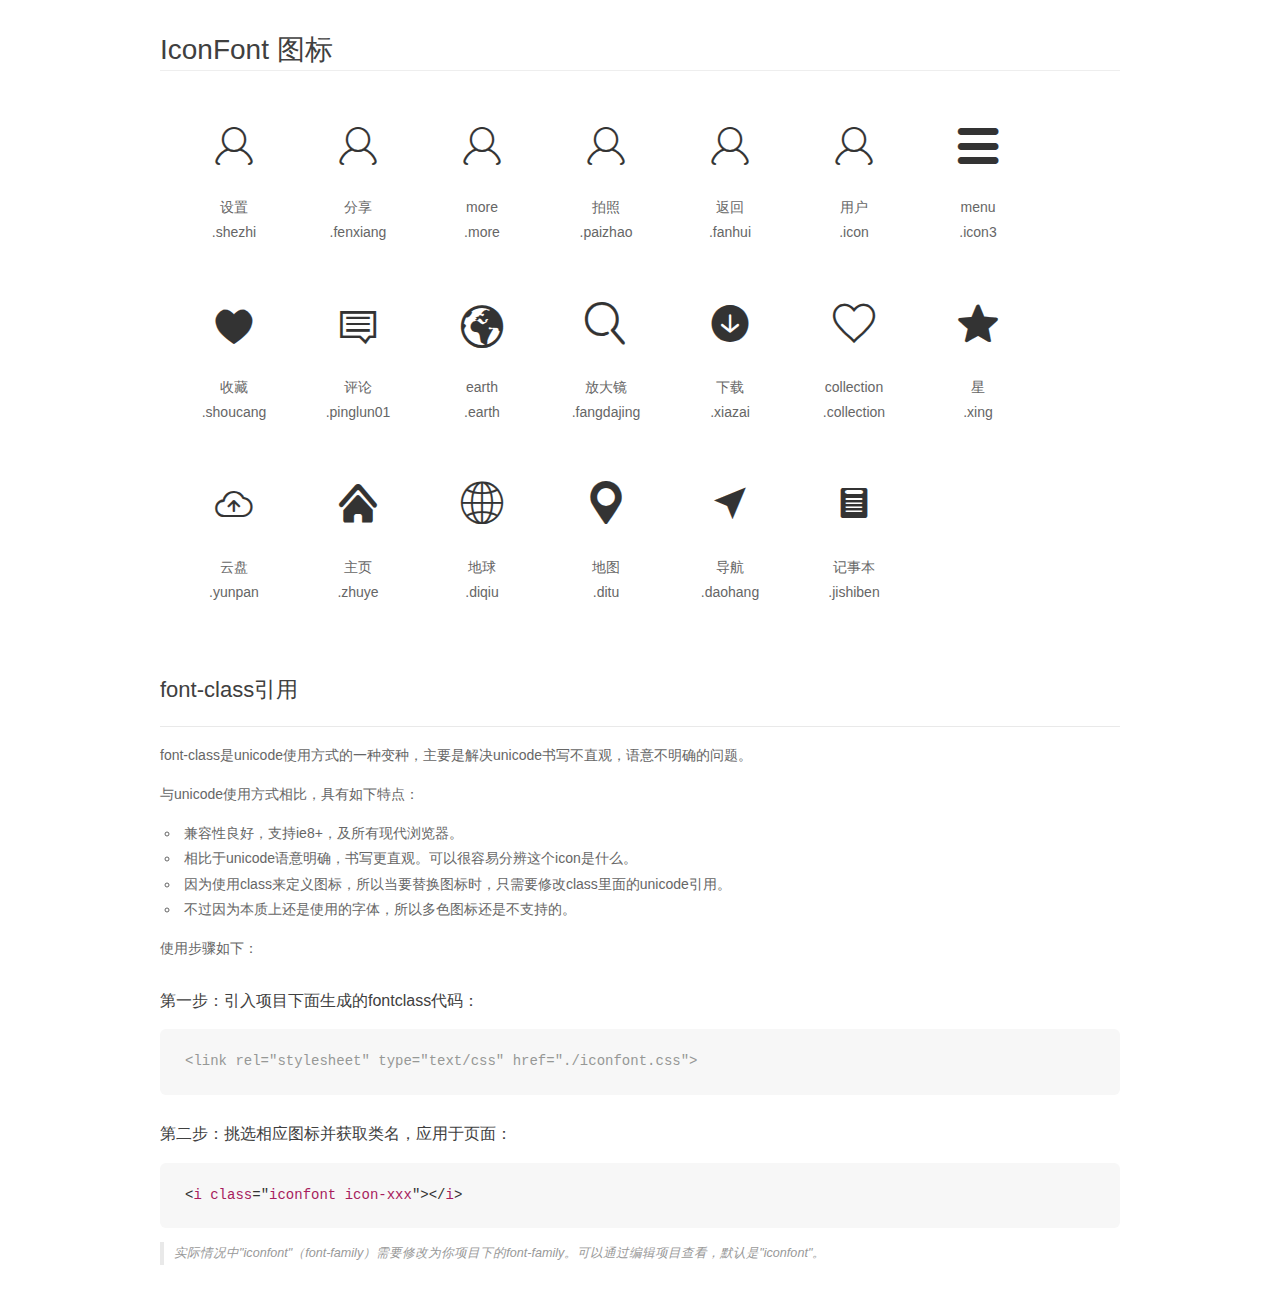
<file: images/iconfont/demo_fontclass.html>
<!DOCTYPE html>
<html>
<head>
    <meta charset="utf-8"/>
    <title>IconFont</title>
    <link rel="stylesheet" href="demo.css">
    <link rel="stylesheet" href="iconfont.css">
</head>
<body>
    <div class="main markdown">
        <h1>IconFont 图标</h1>
        <ul class="icon_lists clear">
            
                <li>
                <i class="icon iconfont shezhi"></i>
                    <div class="name">设置</div>
                    <div class="fontclass">.shezhi</div>
                </li>
            
                <li>
                <i class="icon iconfont fenxiang"></i>
                    <div class="name">分享</div>
                    <div class="fontclass">.fenxiang</div>
                </li>
            
                <li>
                <i class="icon iconfont more"></i>
                    <div class="name">more</div>
                    <div class="fontclass">.more</div>
                </li>
            
                <li>
                <i class="icon iconfont paizhao"></i>
                    <div class="name">拍照</div>
                    <div class="fontclass">.paizhao</div>
                </li>
            
                <li>
                <i class="icon iconfont fanhui"></i>
                    <div class="name">返回</div>
                    <div class="fontclass">.fanhui</div>
                </li>
            
                <li>
                <i class="icon iconfont icon"></i>
                    <div class="name">用户</div>
                    <div class="fontclass">.icon</div>
                </li>
            
                <li>
                <i class="icon iconfont icon3"></i>
                    <div class="name">menu</div>
                    <div class="fontclass">.icon3</div>
                </li>
            
                <li>
                <i class="icon iconfont shoucang"></i>
                    <div class="name">收藏</div>
                    <div class="fontclass">.shoucang</div>
                </li>
            
                <li>
                <i class="icon iconfont pinglun01"></i>
                    <div class="name">评论</div>
                    <div class="fontclass">.pinglun01</div>
                </li>
            
                <li>
                <i class="icon iconfont earth"></i>
                    <div class="name">earth</div>
                    <div class="fontclass">.earth</div>
                </li>
            
                <li>
                <i class="icon iconfont fangdajing"></i>
                    <div class="name">放大镜</div>
                    <div class="fontclass">.fangdajing</div>
                </li>
            
                <li>
                <i class="icon iconfont xiazai"></i>
                    <div class="name">下载</div>
                    <div class="fontclass">.xiazai</div>
                </li>
            
                <li>
                <i class="icon iconfont collection"></i>
                    <div class="name">collection</div>
                    <div class="fontclass">.collection</div>
                </li>
            
                <li>
                <i class="icon iconfont xing"></i>
                    <div class="name">星</div>
                    <div class="fontclass">.xing</div>
                </li>
            
                <li>
                <i class="icon iconfont yunpan"></i>
                    <div class="name">云盘</div>
                    <div class="fontclass">.yunpan</div>
                </li>
            
                <li>
                <i class="icon iconfont zhuye"></i>
                    <div class="name">主页</div>
                    <div class="fontclass">.zhuye</div>
                </li>
            
                <li>
                <i class="icon iconfont diqiu"></i>
                    <div class="name">地球</div>
                    <div class="fontclass">.diqiu</div>
                </li>
            
                <li>
                <i class="icon iconfont ditu"></i>
                    <div class="name">地图</div>
                    <div class="fontclass">.ditu</div>
                </li>
            
                <li>
                <i class="icon iconfont daohang"></i>
                    <div class="name">导航</div>
                    <div class="fontclass">.daohang</div>
                </li>
            
                <li>
                <i class="icon iconfont jishiben"></i>
                    <div class="name">记事本</div>
                    <div class="fontclass">.jishiben</div>
                </li>
            
        </ul>

        <h2 id="font-class-">font-class引用</h2>
        <hr>

        <p>font-class是unicode使用方式的一种变种，主要是解决unicode书写不直观，语意不明确的问题。</p>
        <p>与unicode使用方式相比，具有如下特点：</p>
        <ul>
        <li>兼容性良好，支持ie8+，及所有现代浏览器。</li>
        <li>相比于unicode语意明确，书写更直观。可以很容易分辨这个icon是什么。</li>
        <li>因为使用class来定义图标，所以当要替换图标时，只需要修改class里面的unicode引用。</li>
        <li>不过因为本质上还是使用的字体，所以多色图标还是不支持的。</li>
        </ul>
        <p>使用步骤如下：</p>
        <h3 id="-fontclass-">第一步：引入项目下面生成的fontclass代码：</h3>


        <pre><code class="lang-js hljs javascript"><span class="hljs-comment">&lt;link rel="stylesheet" type="text/css" href="./iconfont.css"&gt;</span></code></pre>
        <h3 id="-">第二步：挑选相应图标并获取类名，应用于页面：</h3>
        <pre><code class="lang-css hljs">&lt;<span class="hljs-selector-tag">i</span> <span class="hljs-selector-tag">class</span>="<span class="hljs-selector-tag">iconfont</span> <span class="hljs-selector-tag">icon-xxx</span>"&gt;&lt;/<span class="hljs-selector-tag">i</span>&gt;</code></pre>
        <blockquote>
        <p>实际情况中"iconfont"（font-family）需要修改为你项目下的font-family。可以通过编辑项目查看，默认是"iconfont"。</p>
        </blockquote>
    </div>
</body>
</html>
</file>
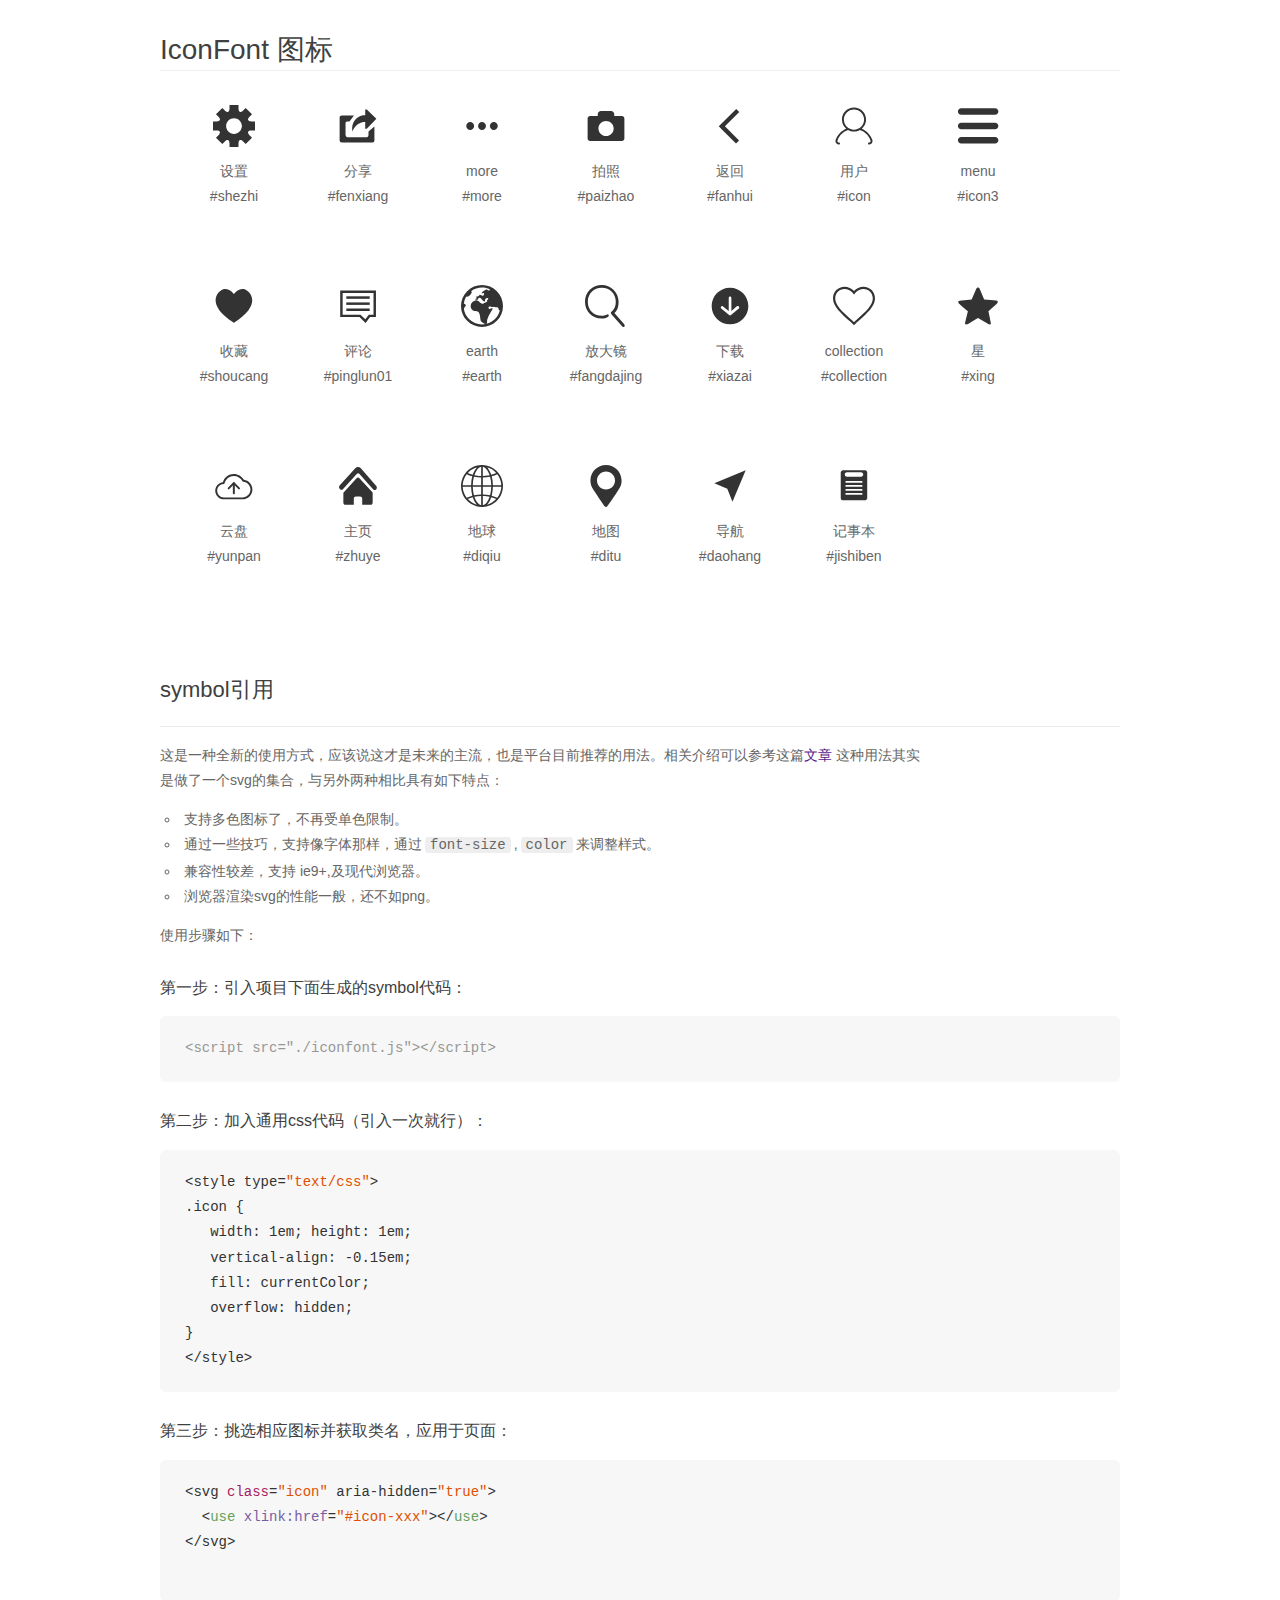
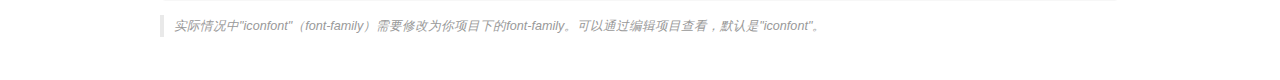
<file: images/iconfont/demo_symbol.html>
<!DOCTYPE html>
<html>
<head>
    <meta charset="utf-8"/>
    <title>IconFont</title>
    <link rel="stylesheet" href="demo.css">
    <script src="iconfont.js"></script>

    <style type="text/css">
        .icon {
          /* 通过设置 font-size 来改变图标大小 */
          width: 1em; height: 1em;
          /* 图标和文字相邻时，垂直对齐 */
          vertical-align: -0.15em;
          /* 通过设置 color 来改变 SVG 的颜色/fill */
          fill: currentColor;
          /* path 和 stroke 溢出 viewBox 部分在 IE 下会显示
             normalize.css 中也包含这行 */
          overflow: hidden;
        }

    </style>
</head>
<body>
    <div class="main markdown">
        <h1>IconFont 图标</h1>
        <ul class="icon_lists clear">
            
                <li>
                    <svg class="icon" aria-hidden="true">
                        <use xlink:href="#shezhi"></use>
                    </svg>
                    <div class="name">设置</div>
                    <div class="fontclass">#shezhi</div>
                </li>
            
                <li>
                    <svg class="icon" aria-hidden="true">
                        <use xlink:href="#fenxiang"></use>
                    </svg>
                    <div class="name">分享</div>
                    <div class="fontclass">#fenxiang</div>
                </li>
            
                <li>
                    <svg class="icon" aria-hidden="true">
                        <use xlink:href="#more"></use>
                    </svg>
                    <div class="name">more</div>
                    <div class="fontclass">#more</div>
                </li>
            
                <li>
                    <svg class="icon" aria-hidden="true">
                        <use xlink:href="#paizhao"></use>
                    </svg>
                    <div class="name">拍照</div>
                    <div class="fontclass">#paizhao</div>
                </li>
            
                <li>
                    <svg class="icon" aria-hidden="true">
                        <use xlink:href="#fanhui"></use>
                    </svg>
                    <div class="name">返回</div>
                    <div class="fontclass">#fanhui</div>
                </li>
            
                <li>
                    <svg class="icon" aria-hidden="true">
                        <use xlink:href="#icon"></use>
                    </svg>
                    <div class="name">用户</div>
                    <div class="fontclass">#icon</div>
                </li>
            
                <li>
                    <svg class="icon" aria-hidden="true">
                        <use xlink:href="#icon3"></use>
                    </svg>
                    <div class="name">menu</div>
                    <div class="fontclass">#icon3</div>
                </li>
            
                <li>
                    <svg class="icon" aria-hidden="true">
                        <use xlink:href="#shoucang"></use>
                    </svg>
                    <div class="name">收藏</div>
                    <div class="fontclass">#shoucang</div>
                </li>
            
                <li>
                    <svg class="icon" aria-hidden="true">
                        <use xlink:href="#pinglun01"></use>
                    </svg>
                    <div class="name">评论</div>
                    <div class="fontclass">#pinglun01</div>
                </li>
            
                <li>
                    <svg class="icon" aria-hidden="true">
                        <use xlink:href="#earth"></use>
                    </svg>
                    <div class="name">earth</div>
                    <div class="fontclass">#earth</div>
                </li>
            
                <li>
                    <svg class="icon" aria-hidden="true">
                        <use xlink:href="#fangdajing"></use>
                    </svg>
                    <div class="name">放大镜</div>
                    <div class="fontclass">#fangdajing</div>
                </li>
            
                <li>
                    <svg class="icon" aria-hidden="true">
                        <use xlink:href="#xiazai"></use>
                    </svg>
                    <div class="name">下载</div>
                    <div class="fontclass">#xiazai</div>
                </li>
            
                <li>
                    <svg class="icon" aria-hidden="true">
                        <use xlink:href="#collection"></use>
                    </svg>
                    <div class="name">collection</div>
                    <div class="fontclass">#collection</div>
                </li>
            
                <li>
                    <svg class="icon" aria-hidden="true">
                        <use xlink:href="#xing"></use>
                    </svg>
                    <div class="name">星</div>
                    <div class="fontclass">#xing</div>
                </li>
            
                <li>
                    <svg class="icon" aria-hidden="true">
                        <use xlink:href="#yunpan"></use>
                    </svg>
                    <div class="name">云盘</div>
                    <div class="fontclass">#yunpan</div>
                </li>
            
                <li>
                    <svg class="icon" aria-hidden="true">
                        <use xlink:href="#zhuye"></use>
                    </svg>
                    <div class="name">主页</div>
                    <div class="fontclass">#zhuye</div>
                </li>
            
                <li>
                    <svg class="icon" aria-hidden="true">
                        <use xlink:href="#diqiu"></use>
                    </svg>
                    <div class="name">地球</div>
                    <div class="fontclass">#diqiu</div>
                </li>
            
                <li>
                    <svg class="icon" aria-hidden="true">
                        <use xlink:href="#ditu"></use>
                    </svg>
                    <div class="name">地图</div>
                    <div class="fontclass">#ditu</div>
                </li>
            
                <li>
                    <svg class="icon" aria-hidden="true">
                        <use xlink:href="#daohang"></use>
                    </svg>
                    <div class="name">导航</div>
                    <div class="fontclass">#daohang</div>
                </li>
            
                <li>
                    <svg class="icon" aria-hidden="true">
                        <use xlink:href="#jishiben"></use>
                    </svg>
                    <div class="name">记事本</div>
                    <div class="fontclass">#jishiben</div>
                </li>
            
        </ul>


        <h2 id="symbol-">symbol引用</h2>
        <hr>

        <p>这是一种全新的使用方式，应该说这才是未来的主流，也是平台目前推荐的用法。相关介绍可以参考这篇<a href="">文章</a>
        这种用法其实是做了一个svg的集合，与另外两种相比具有如下特点：</p>
        <ul>
          <li>支持多色图标了，不再受单色限制。</li>
          <li>通过一些技巧，支持像字体那样，通过<code>font-size</code>,<code>color</code>来调整样式。</li>
          <li>兼容性较差，支持 ie9+,及现代浏览器。</li>
          <li>浏览器渲染svg的性能一般，还不如png。</li>
        </ul>
        <p>使用步骤如下：</p>
        <h3 id="-symbol-">第一步：引入项目下面生成的symbol代码：</h3>
        <pre><code class="lang-js hljs javascript"><span class="hljs-comment">&lt;script src="./iconfont.js"&gt;&lt;/script&gt;</span></code></pre>
        <h3 id="-css-">第二步：加入通用css代码（引入一次就行）：</h3>
        <pre><code class="lang-js hljs javascript">&lt;style type=<span class="hljs-string">"text/css"</span>&gt;
.icon {
   width: <span class="hljs-number">1</span>em; height: <span class="hljs-number">1</span>em;
   vertical-align: <span class="hljs-number">-0.15</span>em;
   fill: currentColor;
   overflow: hidden;
}
&lt;<span class="hljs-regexp">/style&gt;</span></code></pre>
        <h3 id="-">第三步：挑选相应图标并获取类名，应用于页面：</h3>
        <pre><code class="lang-js hljs javascript">&lt;svg <span class="hljs-class"><span class="hljs-keyword">class</span></span>=<span class="hljs-string">"icon"</span> aria-hidden=<span class="hljs-string">"true"</span>&gt;<span class="xml"><span class="hljs-tag">
  &lt;<span class="hljs-name">use</span> <span class="hljs-attr">xlink:href</span>=<span class="hljs-string">"#icon-xxx"</span>&gt;</span><span class="hljs-tag">&lt;/<span class="hljs-name">use</span>&gt;</span>
</span>&lt;<span class="hljs-regexp">/svg&gt;
        </span></code></pre>
        <blockquote>
        <p>实际情况中"iconfont"（font-family）需要修改为你项目下的font-family。可以通过编辑项目查看，默认是"iconfont"。</p>
        </blockquote>
    </div>
</body>
</html>
</file>
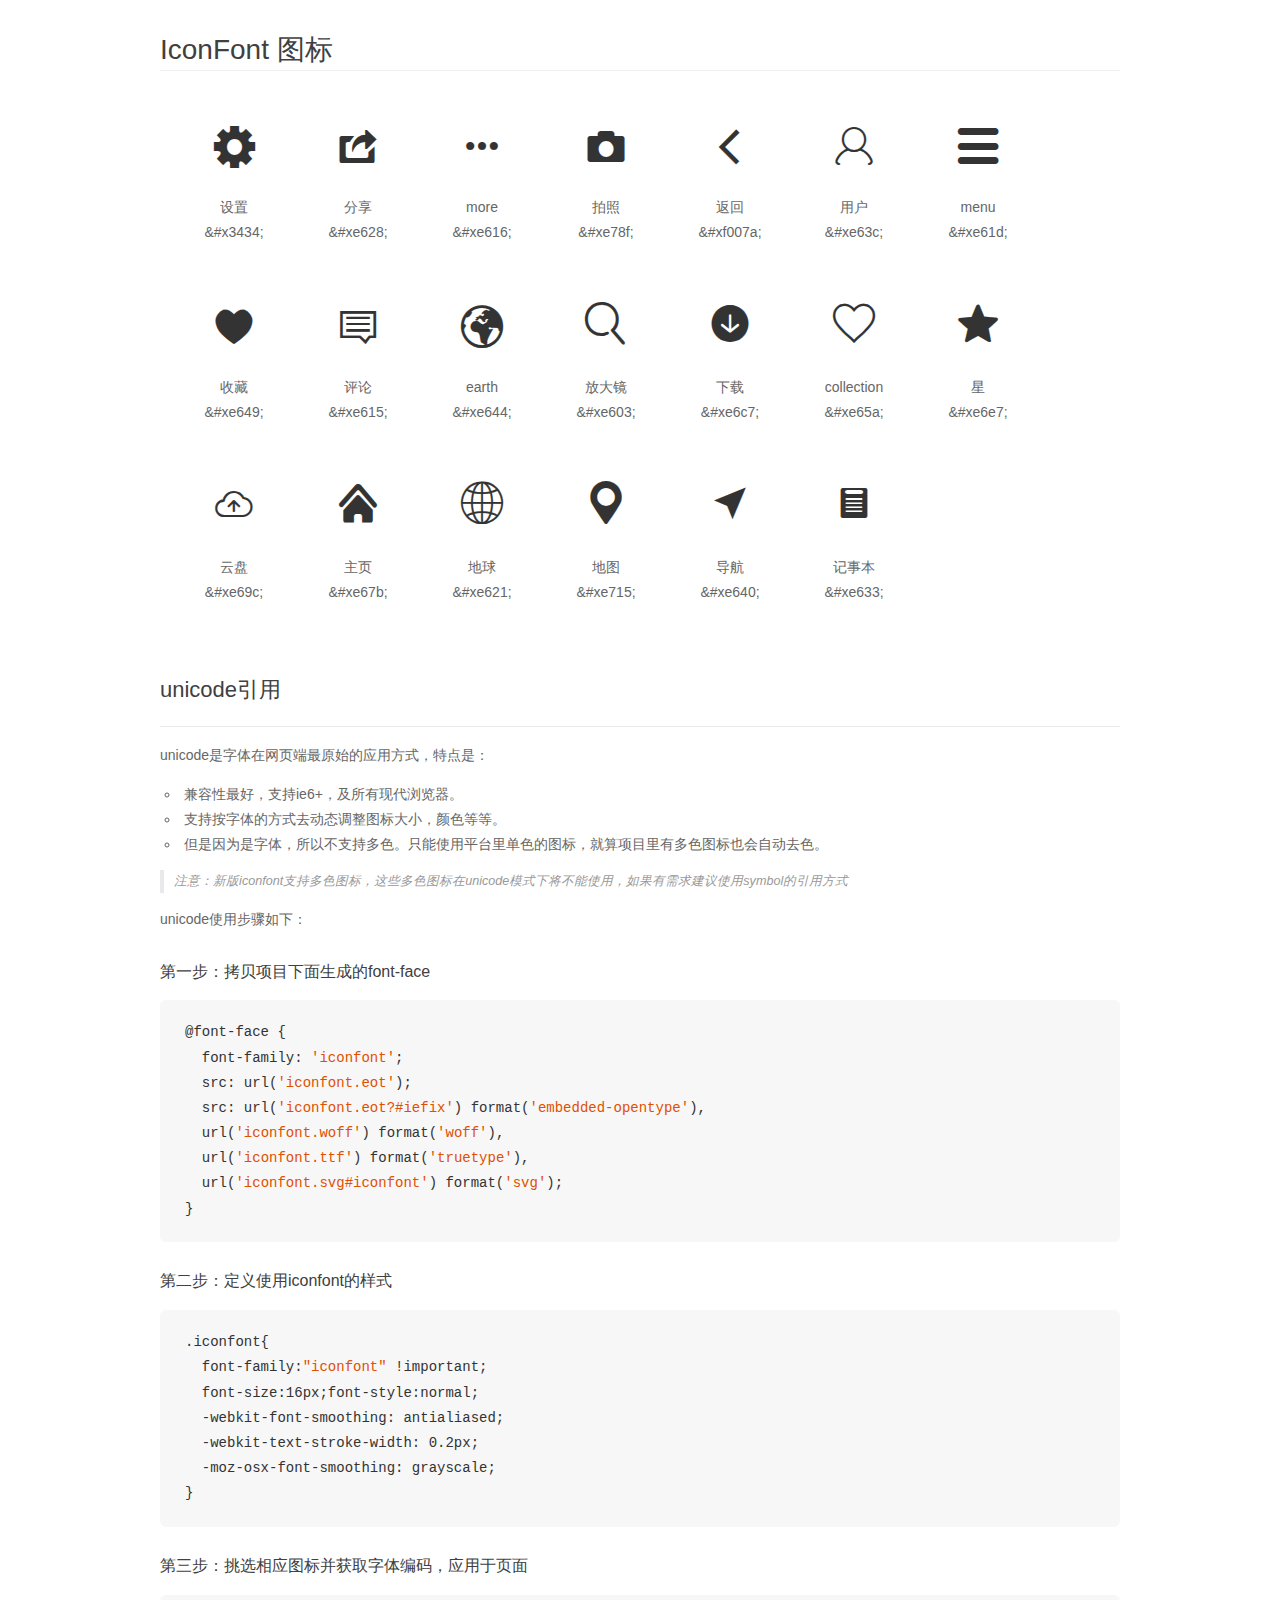
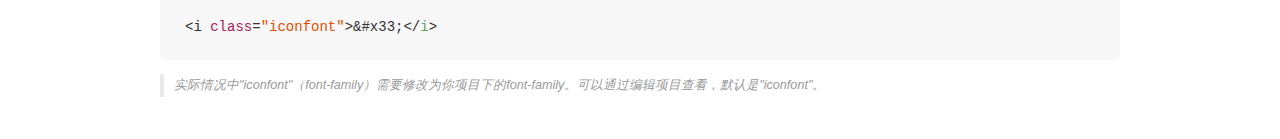
<file: images/iconfont/demo_unicode.html>
<!DOCTYPE html>
<html>
<head>
    <meta charset="utf-8"/>
    <title>IconFont</title>
    <link rel="stylesheet" href="demo.css">

    <style type="text/css">

        @font-face {font-family: "iconfont";
          src: url('iconfont.eot'); /* IE9*/
          src: url('iconfont.eot#iefix') format('embedded-opentype'), /* IE6-IE8 */
          url('iconfont.woff') format('woff'), /* chrome, firefox */
          url('iconfont.ttf') format('truetype'), /* chrome, firefox, opera, Safari, Android, iOS 4.2+*/
          url('iconfont.svg#iconfont') format('svg'); /* iOS 4.1- */
        }

        .iconfont {
          font-family:"iconfont" !important;
          font-size:16px;
          font-style:normal;
          -webkit-font-smoothing: antialiased;
          -webkit-text-stroke-width: 0.2px;
          -moz-osx-font-smoothing: grayscale;
        }

    </style>
</head>
<body>
    <div class="main markdown">
        <h1>IconFont 图标</h1>
        <ul class="icon_lists clear">
            
                <li>
                <i class="icon iconfont">&#x3434;</i>
                    <div class="name">设置</div>
                    <div class="code">&amp;#x3434;</div>
                </li>
            
                <li>
                <i class="icon iconfont">&#xe628;</i>
                    <div class="name">分享</div>
                    <div class="code">&amp;#xe628;</div>
                </li>
            
                <li>
                <i class="icon iconfont">&#xe616;</i>
                    <div class="name">more</div>
                    <div class="code">&amp;#xe616;</div>
                </li>
            
                <li>
                <i class="icon iconfont">&#xe78f;</i>
                    <div class="name">拍照</div>
                    <div class="code">&amp;#xe78f;</div>
                </li>
            
                <li>
                <i class="icon iconfont">&#xf007a;</i>
                    <div class="name">返回</div>
                    <div class="code">&amp;#xf007a;</div>
                </li>
            
                <li>
                <i class="icon iconfont">&#xe63c;</i>
                    <div class="name">用户</div>
                    <div class="code">&amp;#xe63c;</div>
                </li>
            
                <li>
                <i class="icon iconfont">&#xe61d;</i>
                    <div class="name">menu</div>
                    <div class="code">&amp;#xe61d;</div>
                </li>
            
                <li>
                <i class="icon iconfont">&#xe649;</i>
                    <div class="name">收藏</div>
                    <div class="code">&amp;#xe649;</div>
                </li>
            
                <li>
                <i class="icon iconfont">&#xe615;</i>
                    <div class="name">评论</div>
                    <div class="code">&amp;#xe615;</div>
                </li>
            
                <li>
                <i class="icon iconfont">&#xe644;</i>
                    <div class="name">earth</div>
                    <div class="code">&amp;#xe644;</div>
                </li>
            
                <li>
                <i class="icon iconfont">&#xe603;</i>
                    <div class="name">放大镜</div>
                    <div class="code">&amp;#xe603;</div>
                </li>
            
                <li>
                <i class="icon iconfont">&#xe6c7;</i>
                    <div class="name">下载</div>
                    <div class="code">&amp;#xe6c7;</div>
                </li>
            
                <li>
                <i class="icon iconfont">&#xe65a;</i>
                    <div class="name">collection</div>
                    <div class="code">&amp;#xe65a;</div>
                </li>
            
                <li>
                <i class="icon iconfont">&#xe6e7;</i>
                    <div class="name">星</div>
                    <div class="code">&amp;#xe6e7;</div>
                </li>
            
                <li>
                <i class="icon iconfont">&#xe69c;</i>
                    <div class="name">云盘</div>
                    <div class="code">&amp;#xe69c;</div>
                </li>
            
                <li>
                <i class="icon iconfont">&#xe67b;</i>
                    <div class="name">主页</div>
                    <div class="code">&amp;#xe67b;</div>
                </li>
            
                <li>
                <i class="icon iconfont">&#xe621;</i>
                    <div class="name">地球</div>
                    <div class="code">&amp;#xe621;</div>
                </li>
            
                <li>
                <i class="icon iconfont">&#xe715;</i>
                    <div class="name">地图</div>
                    <div class="code">&amp;#xe715;</div>
                </li>
            
                <li>
                <i class="icon iconfont">&#xe640;</i>
                    <div class="name">导航</div>
                    <div class="code">&amp;#xe640;</div>
                </li>
            
                <li>
                <i class="icon iconfont">&#xe633;</i>
                    <div class="name">记事本</div>
                    <div class="code">&amp;#xe633;</div>
                </li>
            
        </ul>
        <h2 id="unicode-">unicode引用</h2>
        <hr>

        <p>unicode是字体在网页端最原始的应用方式，特点是：</p>
        <ul>
        <li>兼容性最好，支持ie6+，及所有现代浏览器。</li>
        <li>支持按字体的方式去动态调整图标大小，颜色等等。</li>
        <li>但是因为是字体，所以不支持多色。只能使用平台里单色的图标，就算项目里有多色图标也会自动去色。</li>
        </ul>
        <blockquote>
        <p>注意：新版iconfont支持多色图标，这些多色图标在unicode模式下将不能使用，如果有需求建议使用symbol的引用方式</p>
        </blockquote>
        <p>unicode使用步骤如下：</p>
        <h3 id="-font-face">第一步：拷贝项目下面生成的font-face</h3>
        <pre><code class="lang-js hljs javascript">@font-face {
  font-family: <span class="hljs-string">'iconfont'</span>;
  src: url(<span class="hljs-string">'iconfont.eot'</span>);
  src: url(<span class="hljs-string">'iconfont.eot?#iefix'</span>) format(<span class="hljs-string">'embedded-opentype'</span>),
  url(<span class="hljs-string">'iconfont.woff'</span>) format(<span class="hljs-string">'woff'</span>),
  url(<span class="hljs-string">'iconfont.ttf'</span>) format(<span class="hljs-string">'truetype'</span>),
  url(<span class="hljs-string">'iconfont.svg#iconfont'</span>) format(<span class="hljs-string">'svg'</span>);
}
</code></pre>
        <h3 id="-iconfont-">第二步：定义使用iconfont的样式</h3>
        <pre><code class="lang-js hljs javascript">.iconfont{
  font-family:<span class="hljs-string">"iconfont"</span> !important;
  font-size:<span class="hljs-number">16</span>px;font-style:normal;
  -webkit-font-smoothing: antialiased;
  -webkit-text-stroke-width: <span class="hljs-number">0.2</span>px;
  -moz-osx-font-smoothing: grayscale;
}
</code></pre>
        <h3 id="-">第三步：挑选相应图标并获取字体编码，应用于页面</h3>
        <pre><code class="lang-js hljs javascript">&lt;i <span class="hljs-class"><span class="hljs-keyword">class</span></span>=<span class="hljs-string">"iconfont"</span>&gt;&amp;#x33;<span class="xml"><span class="hljs-tag">&lt;/<span class="hljs-name">i</span>&gt;</span></span></code></pre>

        <blockquote>
        <p>实际情况中"iconfont"（font-family）需要修改为你项目下的font-family。可以通过编辑项目查看，默认是"iconfont"。</p>
        </blockquote>
    </div>


</body>
</html>
</file>
<file: images/iconfont/iconfont.css>
@font-face {font-family: "iconfont";
  src: url('iconfont.eot?t=1478328240237'); /* IE9*/
  src: url('iconfont.eot?t=1478328240237#iefix') format('embedded-opentype'), /* IE6-IE8 */
  url('iconfont.woff?t=1478328240237') format('woff'), /* chrome, firefox */
  url('iconfont.ttf?t=1478328240237') format('truetype'), /* chrome, firefox, opera, Safari, Android, iOS 4.2+*/
  url('iconfont.svg?t=1478328240237#iconfont') format('svg'); /* iOS 4.1- */
}

.iconfont {
  font-family:"iconfont" !important;
  font-size:16px;
  font-style:normal;
  -webkit-font-smoothing: antialiased;
  -webkit-text-stroke-width: 0.2px;
  -moz-osx-font-smoothing: grayscale;
}

.shezhi:before { content: "\3434"; }

.fenxiang:before { content: "\e628"; }

.more:before { content: "\e616"; }

.paizhao:before { content: "\e78f"; }

.fanhui:before { content: "\f007a"; }

.icon:before { content: "\e63c"; }

.icon3:before { content: "\e61d"; }

.shoucang:before { content: "\e649"; }

.pinglun01:before { content: "\e615"; }

.earth:before { content: "\e644"; }

.fangdajing:before { content: "\e603"; }

.xiazai:before { content: "\e6c7"; }

.collection:before { content: "\e65a"; }

.xing:before { content: "\e6e7"; }

.yunpan:before { content: "\e69c"; }

.zhuye:before { content: "\e67b"; }

.diqiu:before { content: "\e621"; }

.ditu:before { content: "\e715"; }

.daohang:before { content: "\e640"; }

.jishiben:before { content: "\e633"; }
</file>
<file: images/iconfont/demo.css>
*{margin: 0;padding: 0;list-style: none;}
/*
KISSY CSS Reset
理念：1. reset 的目的不是清除浏览器的默认样式，这仅是部分工作。清除和重置是紧密不可分的。
2. reset 的目的不是让默认样式在所有浏览器下一致，而是减少默认样式有可能带来的问题。
3. reset 期望提供一套普适通用的基础样式。但没有银弹，推荐根据具体需求，裁剪和修改后再使用。
特色：1. 适应中文；2. 基于最新主流浏览器。
维护：玉伯<lifesinger@gmail.com>, 正淳<ragecarrier@gmail.com>
 */

/** 清除内外边距 **/
body, h1, h2, h3, h4, h5, h6, hr, p, blockquote, /* structural elements 结构元素 */
dl, dt, dd, ul, ol, li, /* list elements 列表元素 */
pre, /* text formatting elements 文本格式元素 */
form, fieldset, legend, button, input, textarea, /* form elements 表单元素 */
th, td /* table elements 表格元素 */ {
  margin: 0;
  padding: 0;
}

/** 设置默认字体 **/
body,
button, input, select, textarea /* for ie */ {
  font: 12px/1.5 tahoma, arial, \5b8b\4f53, sans-serif;
}
h1, h2, h3, h4, h5, h6 { font-size: 100%; }
address, cite, dfn, em, var { font-style: normal; } /* 将斜体扶正 */
code, kbd, pre, samp { font-family: courier new, courier, monospace; } /* 统一等宽字体 */
small { font-size: 12px; } /* 小于 12px 的中文很难阅读，让 small 正常化 */

/** 重置列表元素 **/
ul, ol { list-style: none; }

/** 重置文本格式元素 **/
a { text-decoration: none; }
a:hover { text-decoration: underline; }


/** 重置表单元素 **/
legend { color: #000; } /* for ie6 */
fieldset, img { border: 0; } /* img 搭车：让链接里的 img 无边框 */
button, input, select, textarea { font-size: 100%; } /* 使得表单元素在 ie 下能继承字体大小 */
/* 注：optgroup 无法扶正 */

/** 重置表格元素 **/
table { border-collapse: collapse; border-spacing: 0; }

/* 清除浮动 */
.ks-clear:after, .clear:after {
  content: '\20';
  display: block;
  height: 0;
  clear: both;
}
.ks-clear, .clear {
  *zoom: 1;
}

.main {
  padding: 30px 100px;
width: 960px;
margin: 0 auto;
}
.main h1{font-size:36px; color:#333; text-align:left;margin-bottom:30px; border-bottom: 1px solid #eee;}

.helps{margin-top:40px;}
.helps pre{
  padding:20px;
  margin:10px 0;
  border:solid 1px #e7e1cd;
  background-color: #fffdef;
  overflow: auto;
}

.icon_lists{
  width: 100% !important;

}

.icon_lists li{
  float:left;
  width: 100px;
  height:180px;
  text-align: center;
  list-style: none !important;
}
.icon_lists .icon{
  font-size: 42px;
  line-height: 100px;
  margin: 10px 0;
  color:#333;
  -webkit-transition: font-size 0.25s ease-out 0s;
  -moz-transition: font-size 0.25s ease-out 0s;
  transition: font-size 0.25s ease-out 0s;

}
.icon_lists .icon:hover{
  font-size: 100px;
}



.markdown {
  color: #666;
  font-size: 14px;
  line-height: 1.8;
}

.highlight {
  line-height: 1.5;
}

.markdown img {
  vertical-align: middle;
  max-width: 100%;
}

.markdown h1 {
  color: #404040;
  font-weight: 500;
  line-height: 40px;
  margin-bottom: 24px;
}

.markdown h2,
.markdown h3,
.markdown h4,
.markdown h5,
.markdown h6 {
  color: #404040;
  margin: 1.6em 0 0.6em 0;
  font-weight: 500;
  clear: both;
}

.markdown h1 {
  font-size: 28px;
}

.markdown h2 {
  font-size: 22px;
}

.markdown h3 {
  font-size: 16px;
}

.markdown h4 {
  font-size: 14px;
}

.markdown h5 {
  font-size: 12px;
}

.markdown h6 {
  font-size: 12px;
}

.markdown hr {
  height: 1px;
  border: 0;
  background: #e9e9e9;
  margin: 16px 0;
  clear: both;
}

.markdown p,
.markdown pre {
  margin: 1em 0;
}

.markdown > p,
.markdown > blockquote,
.markdown > .highlight,
.markdown > ol,
.markdown > ul {
  width: 80%;
}

.markdown ul > li {
  list-style: circle;
}

.markdown > ul li,
.markdown blockquote ul > li {
  margin-left: 20px;
  padding-left: 4px;
}

.markdown > ul li p,
.markdown > ol li p {
  margin: 0.6em 0;
}

.markdown ol > li {
  list-style: decimal;
}

.markdown > ol li,
.markdown blockquote ol > li {
  margin-left: 20px;
  padding-left: 4px;
}

.markdown code {
  margin: 0 3px;
  padding: 0 5px;
  background: #eee;
  border-radius: 3px;
}

.markdown pre {
  border-radius: 6px;
  background: #f7f7f7;
  padding: 20px;
}

.markdown pre code {
  border: none;
  background: #f7f7f7;
  margin: 0;
}

.markdown strong,
.markdown b {
  font-weight: 600;
}

.markdown > table {
  border-collapse: collapse;
  border-spacing: 0px;
  empty-cells: show;
  border: 1px solid #e9e9e9;
  width: 95%;
  margin-bottom: 24px;
}

.markdown > table th {
  white-space: nowrap;
  color: #333;
  font-weight: 600;

}

.markdown > table th,
.markdown > table td {
  border: 1px solid #e9e9e9;
  padding: 8px 16px;
  text-align: left;
}

.markdown > table th {
  background: #F7F7F7;
}

.markdown blockquote {
  font-size: 90%;
  color: #999;
  border-left: 4px solid #e9e9e9;
  padding-left: 0.8em;
  margin: 1em 0;
  font-style: italic;
}

.markdown blockquote p {
  margin: 0;
}

.markdown .anchor {
  opacity: 0;
  transition: opacity 0.3s ease;
  margin-left: 8px;
}

.markdown .waiting {
  color: #ccc;
}

.markdown h1:hover .anchor,
.markdown h2:hover .anchor,
.markdown h3:hover .anchor,
.markdown h4:hover .anchor,
.markdown h5:hover .anchor,
.markdown h6:hover .anchor {
  opacity: 1;
  display: inline-block;
}

.markdown > br,
.markdown > p > br {
  clear: both;
}


.hljs {
  display: block;
  background: white;
  padding: 0.5em;
  color: #333333;
  overflow-x: auto;
}

.hljs-comment,
.hljs-meta {
  color: #969896;
}

.hljs-string,
.hljs-variable,
.hljs-template-variable,
.hljs-strong,
.hljs-emphasis,
.hljs-quote {
  color: #df5000;
}

.hljs-keyword,
.hljs-selector-tag,
.hljs-type {
  color: #a71d5d;
}

.hljs-literal,
.hljs-symbol,
.hljs-bullet,
.hljs-attribute {
  color: #0086b3;
}

.hljs-section,
.hljs-name {
  color: #63a35c;
}

.hljs-tag {
  color: #333333;
}

.hljs-title,
.hljs-attr,
.hljs-selector-id,
.hljs-selector-class,
.hljs-selector-attr,
.hljs-selector-pseudo {
  color: #795da3;
}

.hljs-addition {
  color: #55a532;
  background-color: #eaffea;
}

.hljs-deletion {
  color: #bd2c00;
  background-color: #ffecec;
}

.hljs-link {
  text-decoration: underline;
}

pre{
  background: #fff;
}
</file>
